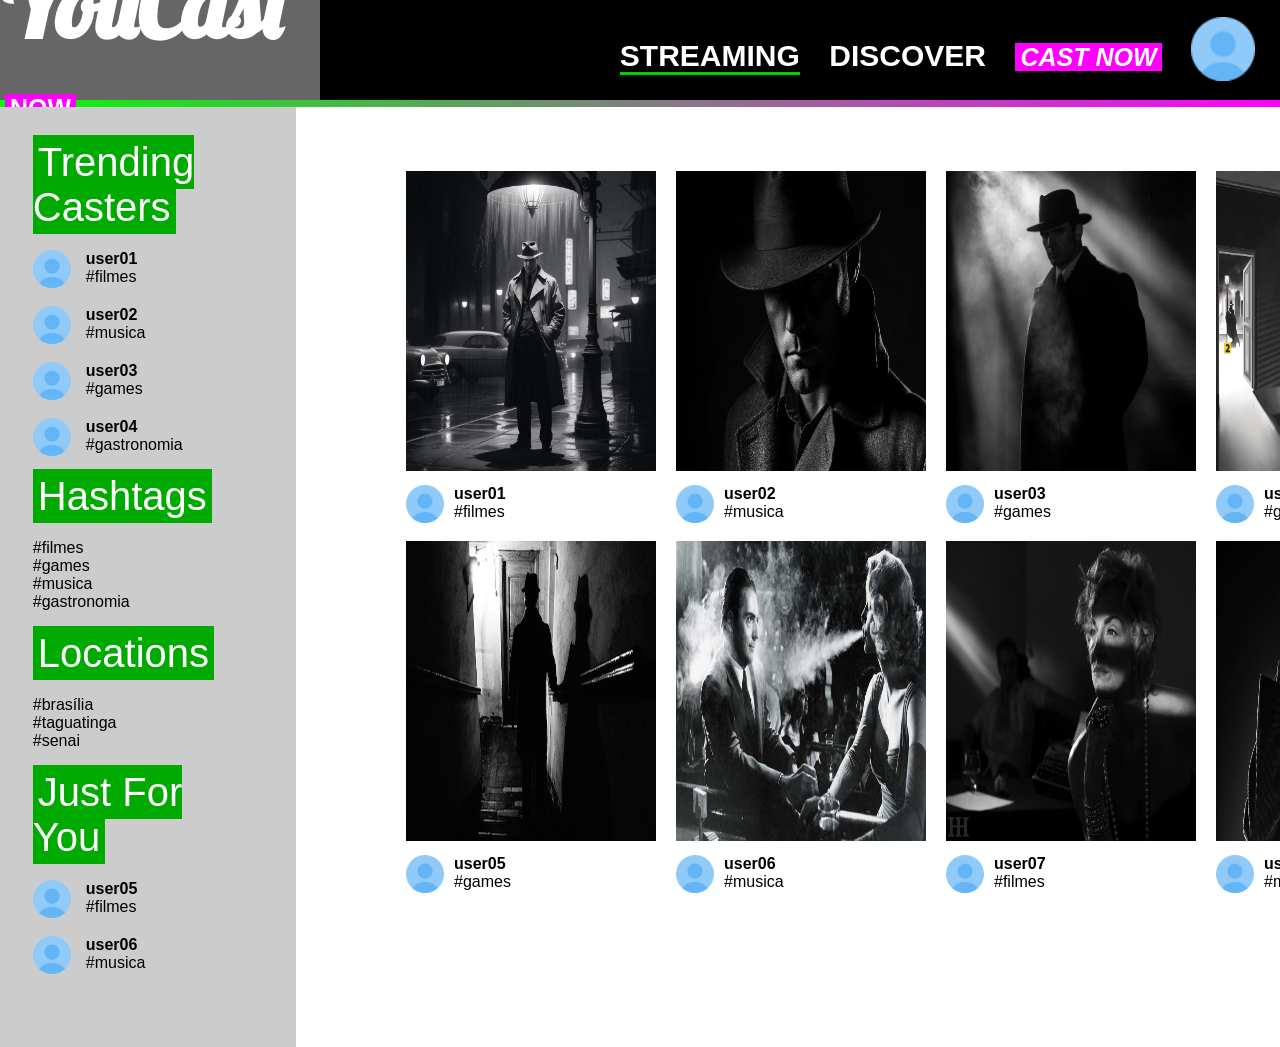
<file: Atividades/atividade10/index.html>
<!DOCTYPE html>
<html lang="pt-br">
<head>
    <meta charset="UTF-8">
    <meta name="viewport" content="width=device-width, initial-scale=1.0">
    <title>YouCast Now</title>
    <link href="css/estilo.css" rel="stylesheet" type="text/css" media="all">
</head>
<body>
    <header>
        <div class="youcast-now">
            <div class="container" style="margin: -2px 0px;">
                <div class="nome-logo">
                    <h1>YouCast</h1>
                </div>
                <div class="nome-logo" style="margin: 30px 5px;">
                    <h3 class="now">NOW</h3>
                </div>
            </div>
        </div>
        <nav>
            <ul>
                <li style="border-bottom: 3px solid #0c0">STREAMING</li>
                <li>DISCOVER</li>
                <li class="now"><i>CAST NOW</i></li>
                <li><img src="img/user.png" alt="Usuário" class="usuario"></li>
            </ul>
        </nav>
    </header>

    <aside>
        <div class="container">
            <div><span class="titulo-secao">Trending Casters</span></div>
            <div class="trending-caster">
                <img src="img/user.png" alt="user">
                <h4>user01</h4>
                <span>#filmes</span>
            </div>
            <div class="trending-caster">
                <img src="img/user.png" alt="user">
                <h4>user02</h4>
                <span>#musica</span>
            </div>
            <div class="trending-caster">
                <img src="img/user.png" alt="user">
                <h4>user03</h4>
                <span>#games</span>
            </div>
            <div class="trending-caster">
                <img src="img/user.png" alt="user">
                <h4>user04</h4>
                <span>#gastronomia</span>
            </div>
            <div><span class="titulo-secao">Hashtags</span></div>
            <div style="margin-top: 20px;"><span>#filmes</span></div>
            <div><span>#games</span></div>
            <div><span>#musica</span></div>
            <div style="margin-bottom: 20px;"><span>#gastronomia</span></div>
            <div><span class="titulo-secao">Locations</span></div>
            <div style="margin-top: 20px;"><span>#brasília</span></div>
            <div><span>#taguatinga</span></div>
            <div style="margin-bottom: 20px;"><span>#senai</span></div>
            <div><span class="titulo-secao">Just For You</span></div>
            <div class="just-for-you">
                <img src="img/user.png" alt="user">
                <h4>user05</h4>
                <span>#filmes</span>
            </div>
            <div class="just-for-you">
                <img src="img/user.png" alt="user">
                <h4>user06</h4>
                <span>#musica</span>
            </div>
        </div>
    </aside>
    <main>
        <section class="container grid">
            <article>
                <figure>
                    <img src="img/img-01.webp" alt="Imagem 01" class="img-main">
                </figure>
                <div class="user-main">
                    <img src="img/user.png" alt="user">
                    <h4>user01</h4>
                    <span>#filmes</span>
                </div>
            </article>
            <article>
                <figure>
                    <img src="img/img-02.jpg" alt="Imagem 01" class="img-main">
                </figure>
                <div class="user-main">
                    <img src="img/user.png" alt="user">
                    <h4>user02</h4>
                    <span>#musica</span>
                </div>
            </article>
            <article>
                <figure>
                    <img src="img/img-03.avif" alt="Imagem 01" class="img-main">
                </figure>
                <div class="user-main">
                    <img src="img/user.png" alt="user">
                    <h4>user03</h4>
                    <span>#games</span>
                </div>
            </article>
            <article>
                <figure>
                    <img src="img/img-04.webp" alt="Imagem 01" class="img-main">
                </figure>
                <div class="user-main">
                    <img src="img/user.png" alt="user">
                    <h4>user04</h4>
                    <span>#gastronomia</span>
                </div>
            </article>
            <article>
                <figure>
                    <img src="img/img-05.jpg" alt="Imagem 01" class="img-main">
                </figure>
                <div class="user-main">
                    <img src="img/user.png" alt="user">
                    <h4>user05</h4>
                    <span>#games</span>
                </div>
            </article>
            <article>
                <figure>
                    <img src="img/img-06.jpg" alt="Imagem 01" class="img-main">
                </figure>
                <div class="user-main">
                    <img src="img/user.png" alt="user">
                    <h4>user06</h4>
                    <span>#musica</span>
                </div>
            </article>
            <article>
                <figure>
                    <img src="img/img-07.jpg" alt="Imagem 01" class="img-main">
                </figure>
                <div class="user-main">
                    <img src="img/user.png" alt="user">
                    <h4>user07</h4>
                    <span>#filmes</span>
                </div>
            </article>
            <article>
                <figure>
                    <img src="img/img-08.png" alt="Imagem 01" class="img-main">
                </figure>
                <div class="user-main">
                    <img src="img/user.png" alt="user">
                    <h4>user08</h4>
                    <span>#musica</span>
                </div>
            </article>
        </section>
    </main>
</body>
</html>
</file>
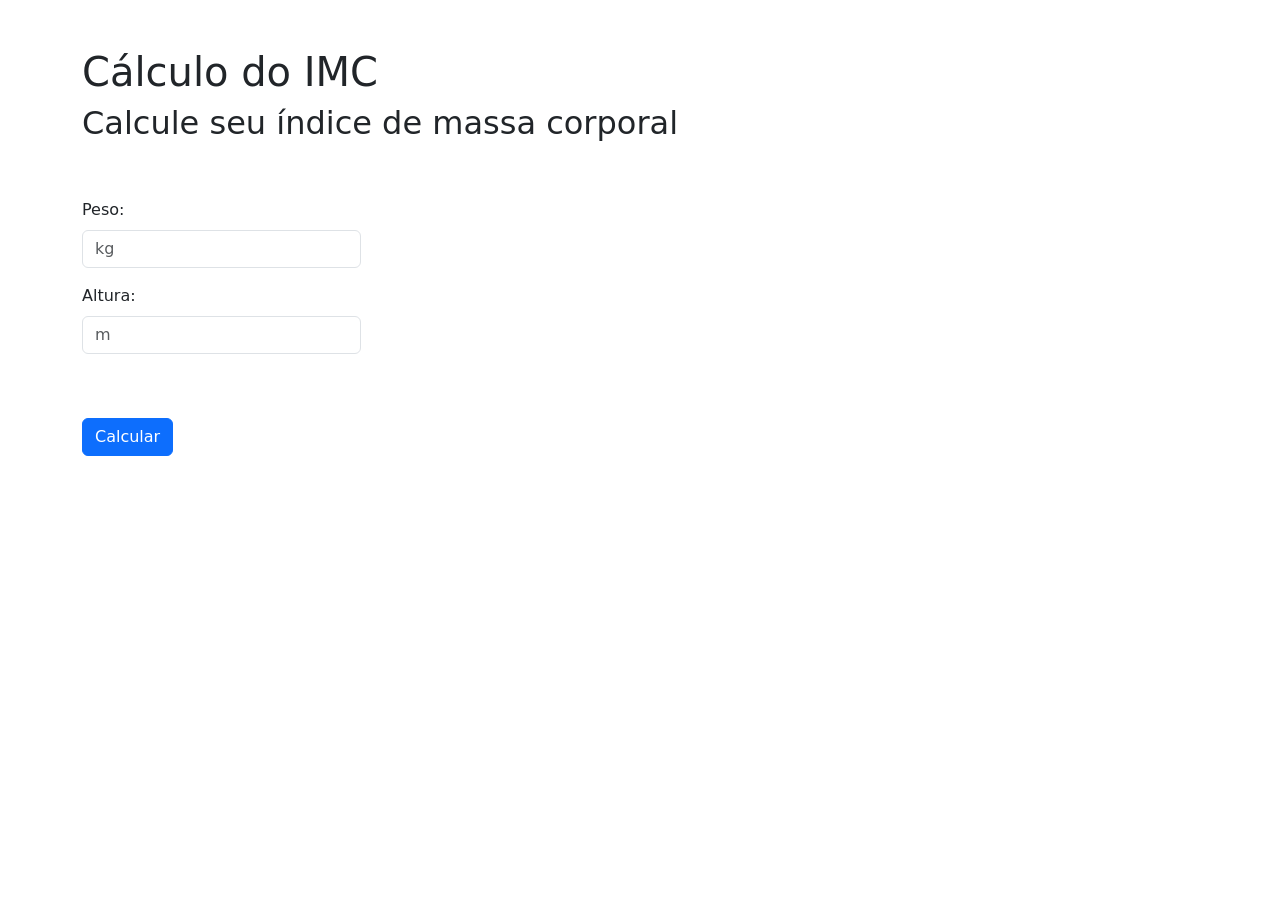
<file: Atividades/atividade11/index.html>
<!doctype html>
<html lang="pt-br">
  <head>
    <meta charset="utf-8">
    <meta name="viewport" content="width=device-width, initial-scale=1">
    <title>IMC JS</title>
    <link href="https://cdn.jsdelivr.net/npm/bootstrap@5.3.8/dist/css/bootstrap.min.css" rel="stylesheet" integrity="sha384-sRIl4kxILFvY47J16cr9ZwB07vP4J8+LH7qKQnuqkuIAvNWLzeN8tE5YBujZqJLB" crossorigin="anonymous">
  </head>
  <body>
    <main>
        <div class="container">
            <div class="row mt-5">
                <h1 id="imc">Cálculo do IMC</h1>
                <h2 id="diag">Calcule seu índice de massa corporal</h2>
                <form method="" class="mt-5">
                    <div class="col-12 col-md-6 col-lg-3 mb-3">
                        <label for="peso" class="form-label">Peso:</label>
                        <input type="number" step="0.01" placeholder="kg" class="form-control" id="peso" aria-label="peso">
                    </div>
                    <div class="col-12 col-md-6 col-lg-3 mb-3">
                        <label for="altura" class="form-label">Altura:</label>
                        <input type="number" step="0.01" placeholder="m" class="form-control" id="altura" aria-label="altura">
                    </div>
                    <div>
                        <button type="submit" class="btn btn-primary mt-5">Calcular</button>
                    </div>
                </form>
            </div>
        </div>
    </main>

    <script src="https://cdn.jsdelivr.net/npm/bootstrap@5.3.8/dist/js/bootstrap.bundle.min.js" integrity="sha384-FKyoEForCGlyvwx9Hj09JcYn3nv7wiPVlz7YYwJrWVcXK/BmnVDxM+D2scQbITxI" crossorigin="anonymous"></script>
    <script src="js/script.js"></script>
  </body>
</html>
</file>
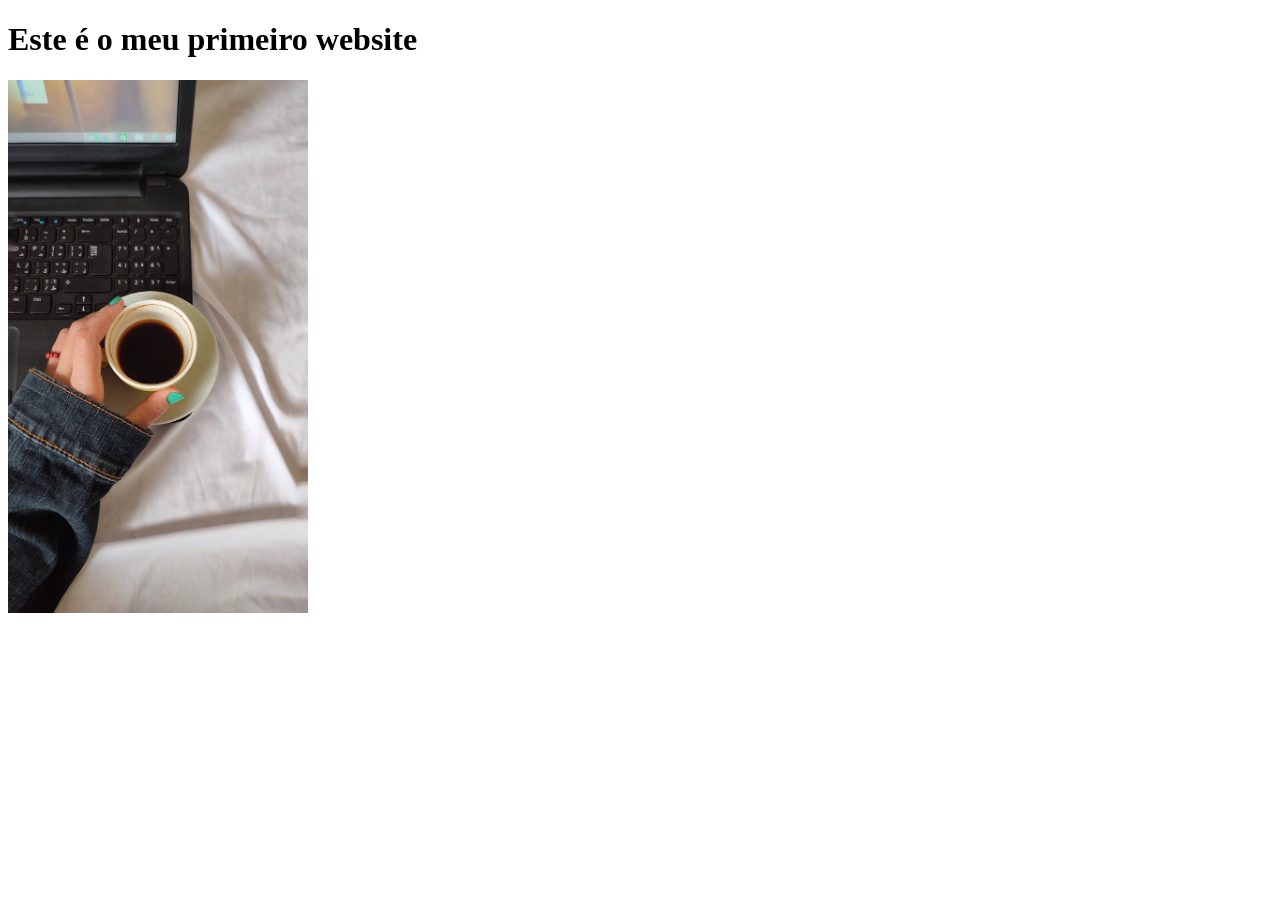
<file: Parte04-Front-End/01_meu-primeiro-site/index.html>
<!DOCTYPE html>
<html lang="pt-br">
<head>
    <meta name="author" content="Alex Machado Ribeiro">
    <meta charset="UTF-8">
    <meta name="viewport" content="width=device-width, initial-scale=1.0">
    <title>Meu primeiro site</title>

    <!-- favicon -->
    <link href="img/java.png" rel="shortcut icon" type="image/png">
</head>
<body>
    <h1>Este é o meu primeiro website</h1>
    <img src="img/cafe-pc.jpg" alt="Imagem do café com computador" width="300">
</body>
</html>
</file>
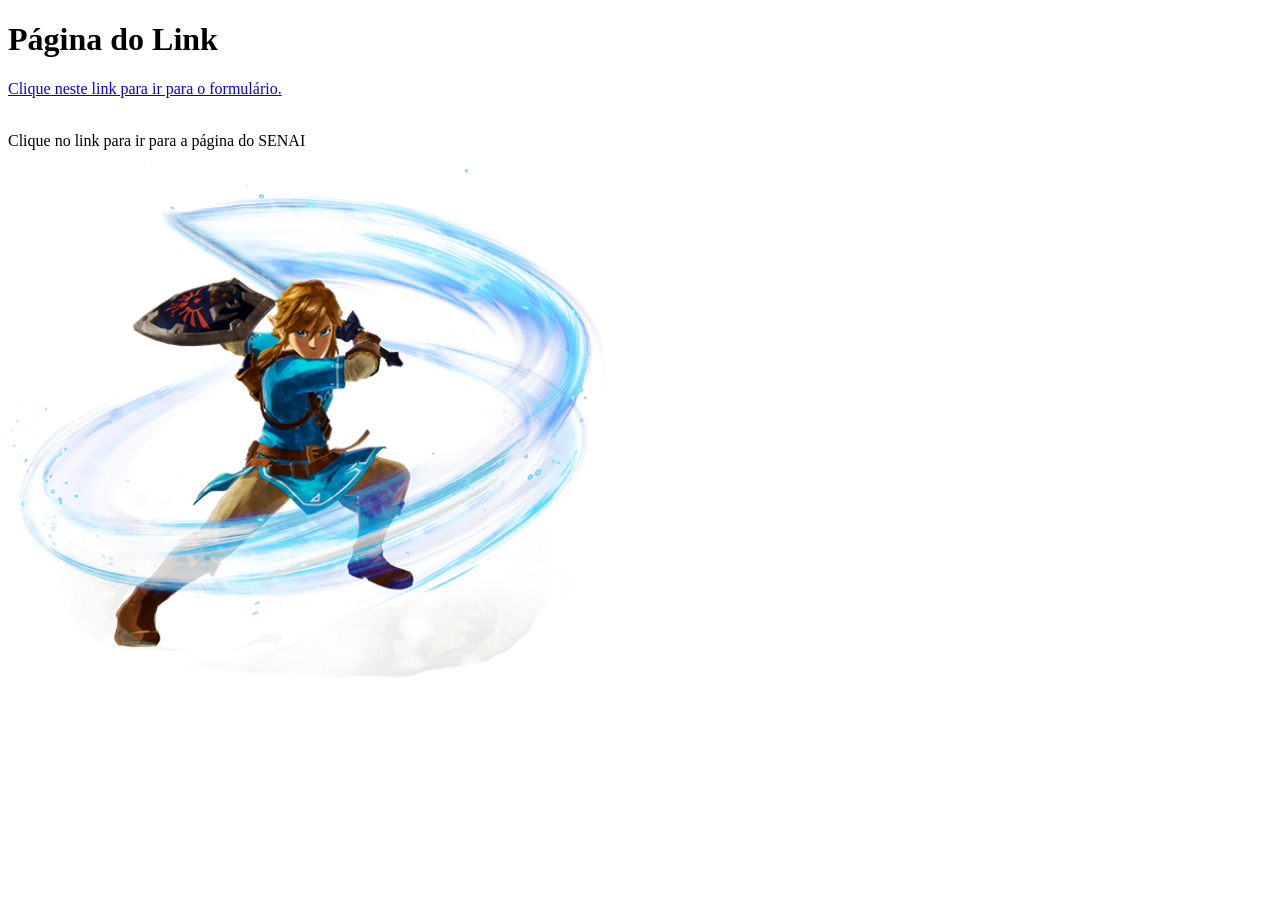
<file: Parte04-Front-End/02_formulario/index.html>
<!DOCTYPE html>
<html lang="pt-br">
<head>
    <meta charset="UTF-8">
    <meta name="viewport" content="width=device-width, initial-scale=1.0">
    <title>Home Page</title>
</head>
<body>
    <h1>Página do Link</h1>

    <!-- link -->
    <a href="form.html">Clique neste link para ir para o formulário.</a>
    <!-- br é quebra de linha no html -->
    <br><br>

    <!-- link externo -->
    <p>Clique no link para ir para a página do SENAI</p>
    <a href="https://sistemafibra.org.br/senai" target="_blank">
        <img src="img/Link.png" width="600" alt="Link">
    </a>
</body>
</html>
</file>
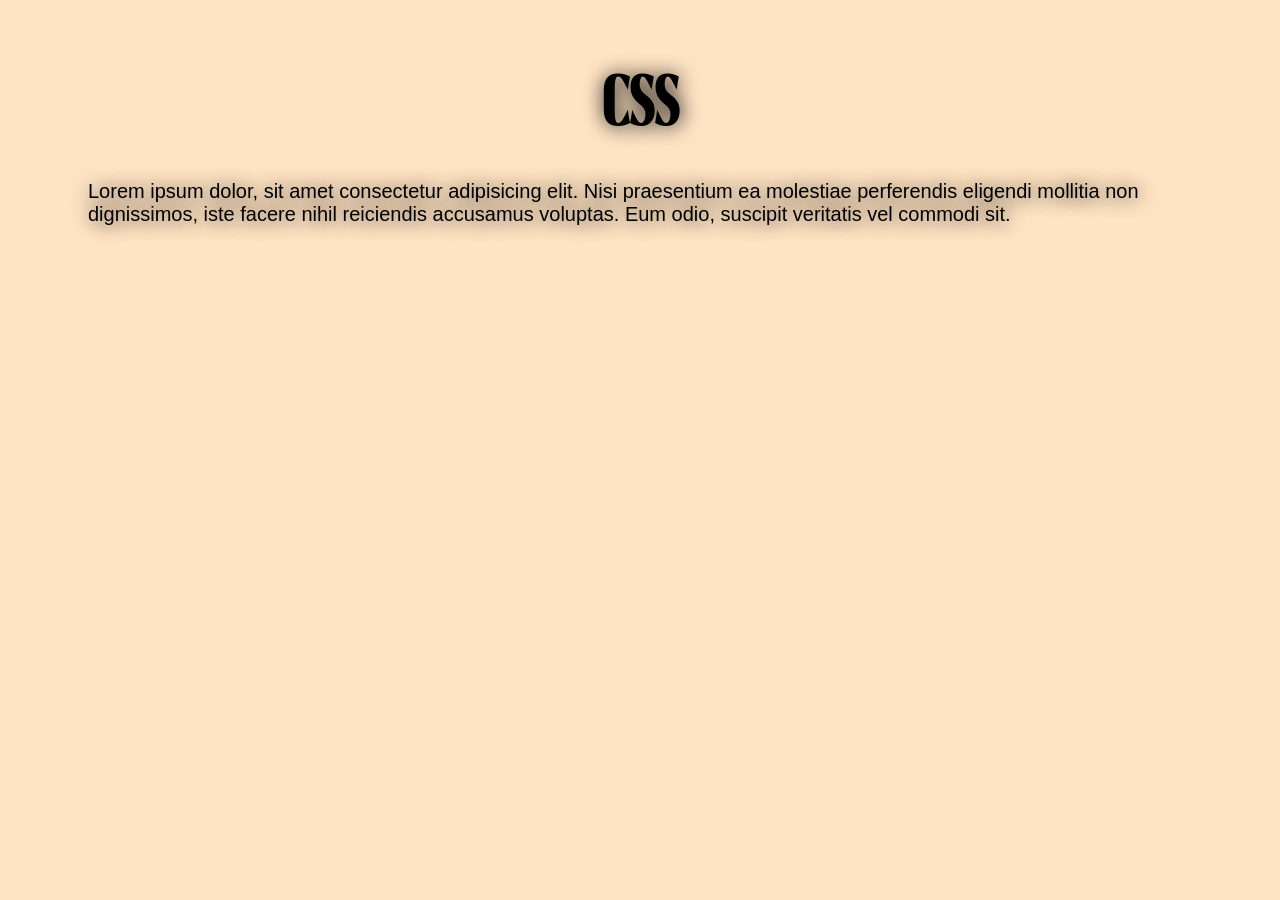
<file: Parte04-Front-End/03-estilos/index.html>
<!DOCTYPE html>
<html lang="en">
<head>
    <meta charset="UTF-8">
    <meta name="viewport" content="width=device-width, initial-scale=1.0">
    <title>Document</title>

    <style>

        @font-face {
            font-family: Darkella Demo OTF ;
            src: url(fonts/Darkella-Demo.otf);
        }
        body {
            font-family: Arial, Helvetica, sans-serif;
            padding: 20px 80px;
            background-color: bisque;
            color: black;
        }

        h1, p {
            
            text-shadow: 1px 1px 20px rgb(0, 0, 0);
        }

        h1 {
            font-family: Darkella Demo OTF;
            text-align: center;
            font-size: 60px;
            
        }

        p {
            font-size: 20px;
        }

    </style>
</head>
<body>
    <h1> CSS</h1>
    <p>Lorem ipsum dolor, sit amet consectetur adipisicing elit. Nisi praesentium ea molestiae perferendis eligendi mollitia non dignissimos, iste facere nihil reiciendis accusamus voluptas. Eum odio, suscipit veritatis vel commodi sit.</p>  
    
</body>
</html>
</file>
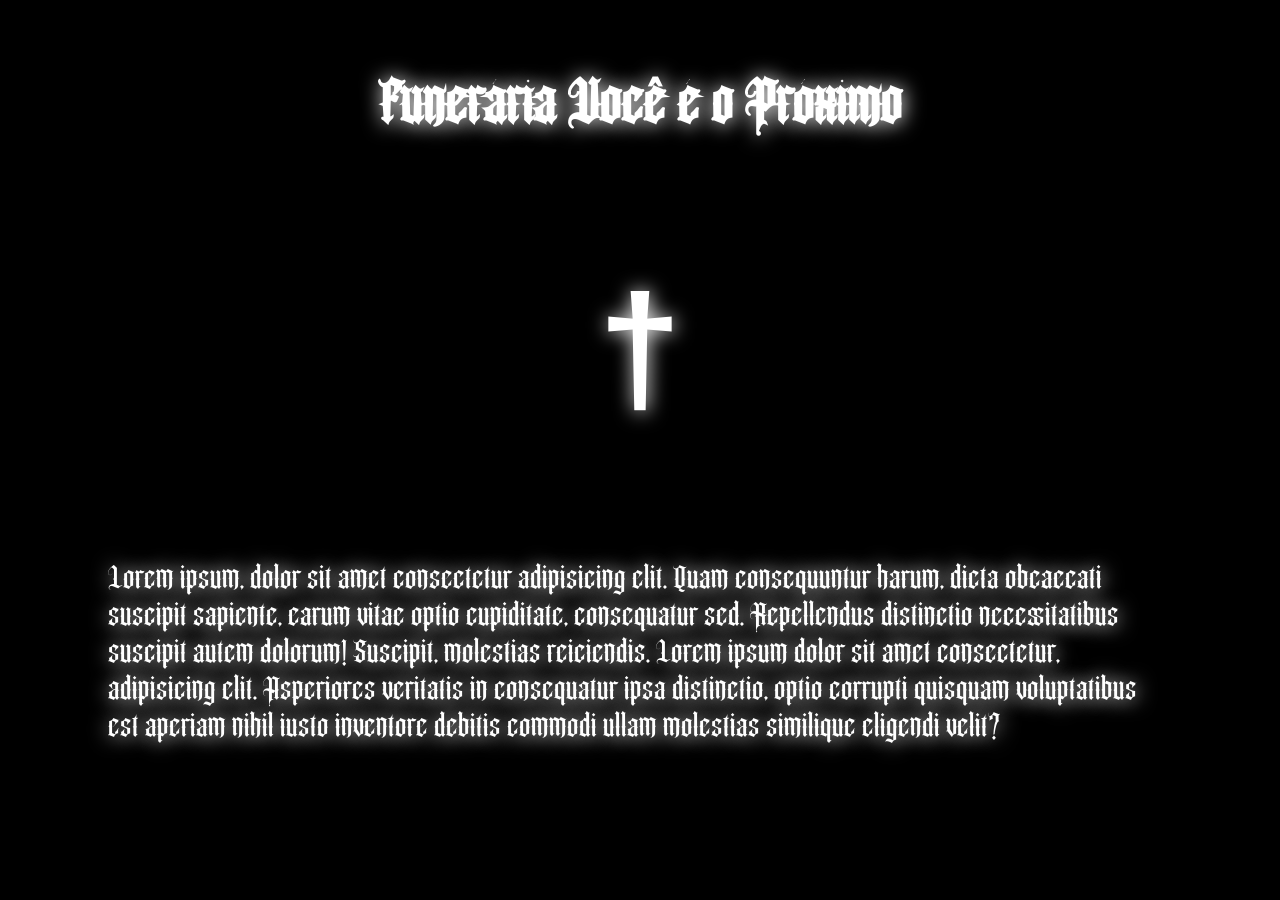
<file: Parte04-Front-End/03_estilos/index.html>
<!DOCTYPE html>
<html lang="pt-br">
<head>
    <meta charset="UTF-8">
    <meta name="viewport" content="width=device-width, initial-scale=1.0">
    <title>Document</title>

    <!-- css interno -->
    <style>
        @font-face {
            font-family: Angel Wish TTF;
            src: url(fonts/Angel_wish.ttf);
        }

        body {
            font-family: Angel Wish TTF;
            padding: 20px 100px;
            background-color: black;
            color: white;
        }

        h1, h2, p {
            text-shadow: 1px 1px 20px white;
        }

        h1, h2 {
            text-align: center;
        }

        h1 {
            font-size: 60px;
        }

        h2 {
            font-size: 150px;
            font-family: Arial, Helvetica, sans-serif;
        }

        p {
            font-size: 32px;
        }
    </style>
</head>
<body>
    <h1>Funerária Você é o Próximo</h1>
    <h2>
        †
    </h2>
    <p>
        Lorem ipsum, dolor sit amet consectetur adipisicing elit. Quam consequuntur harum, dicta obcaecati suscipit sapiente, earum vitae optio cupiditate, consequatur sed. Repellendus distinctio necessitatibus suscipit autem dolorum! Suscipit, molestias reiciendis. Lorem ipsum dolor sit amet consectetur, adipisicing elit. Asperiores veritatis in consequatur ipsa distinctio, optio corrupti quisquam voluptatibus est aperiam nihil iusto inventore debitis commodi ullam molestias similique eligendi velit?
    </p>
</body>
</html>
</file>
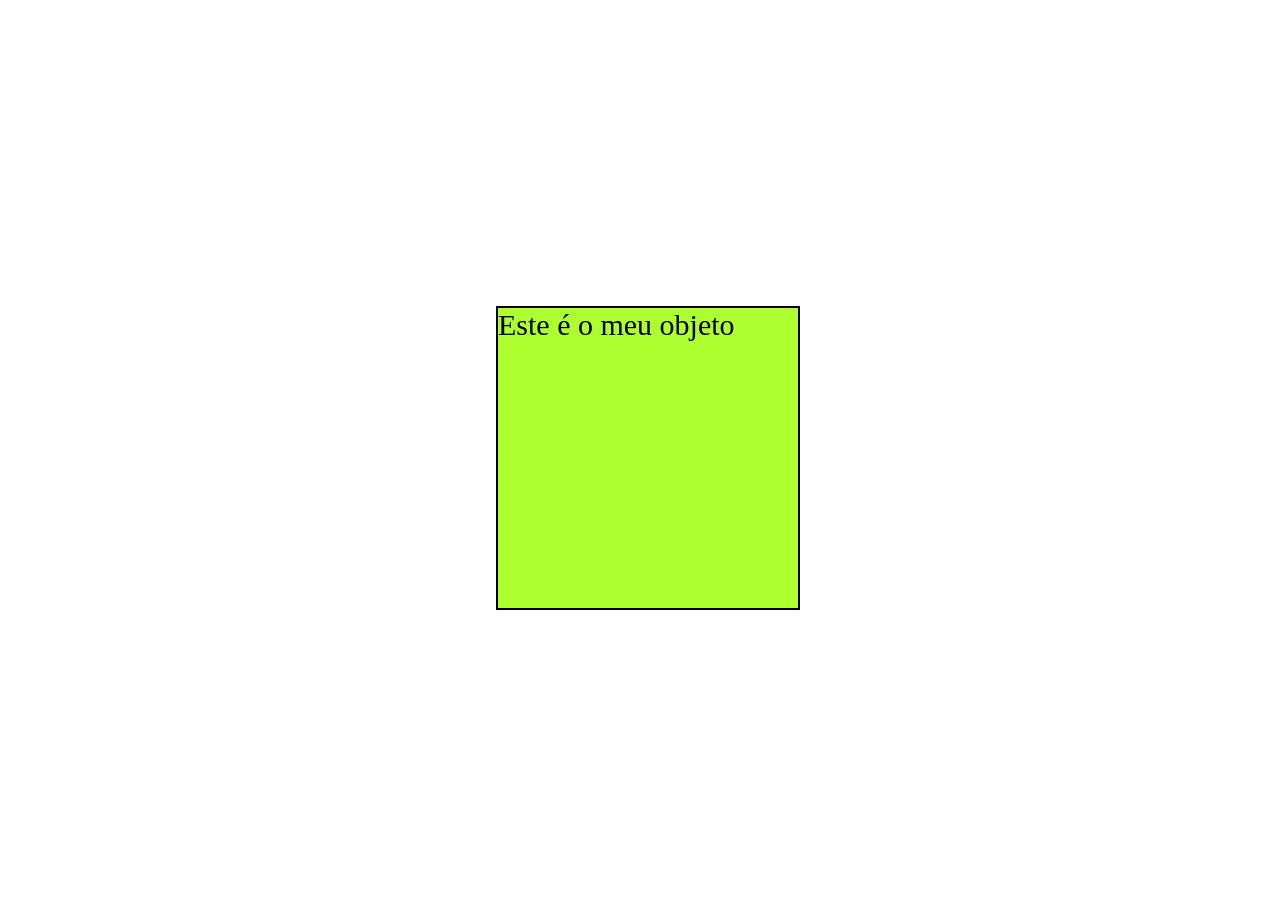
<file: Parte04-Front-End/04-estilos/index.html>
<!DOCTYPE html>
<html lang="pt-br"> <!-- Alterado para português -->
<head>
    <meta charset="UTF-8">
    <meta name="viewport" content="width=device-width, initial-scale=1.0">
    <title>Document</title>

    <!-- O link abaixo procura uma pasta chamada 'css' e um arquivo 'estilo.css' dentro dela -->
    <link rel="stylesheet" href="css/estilo.css">

</head>
<body>
    
     <div class="container">

        <div class="objeto">

          <span> Este é o meu objeto </span>  
        </div>

     </div>

</body>
</html>
</file>
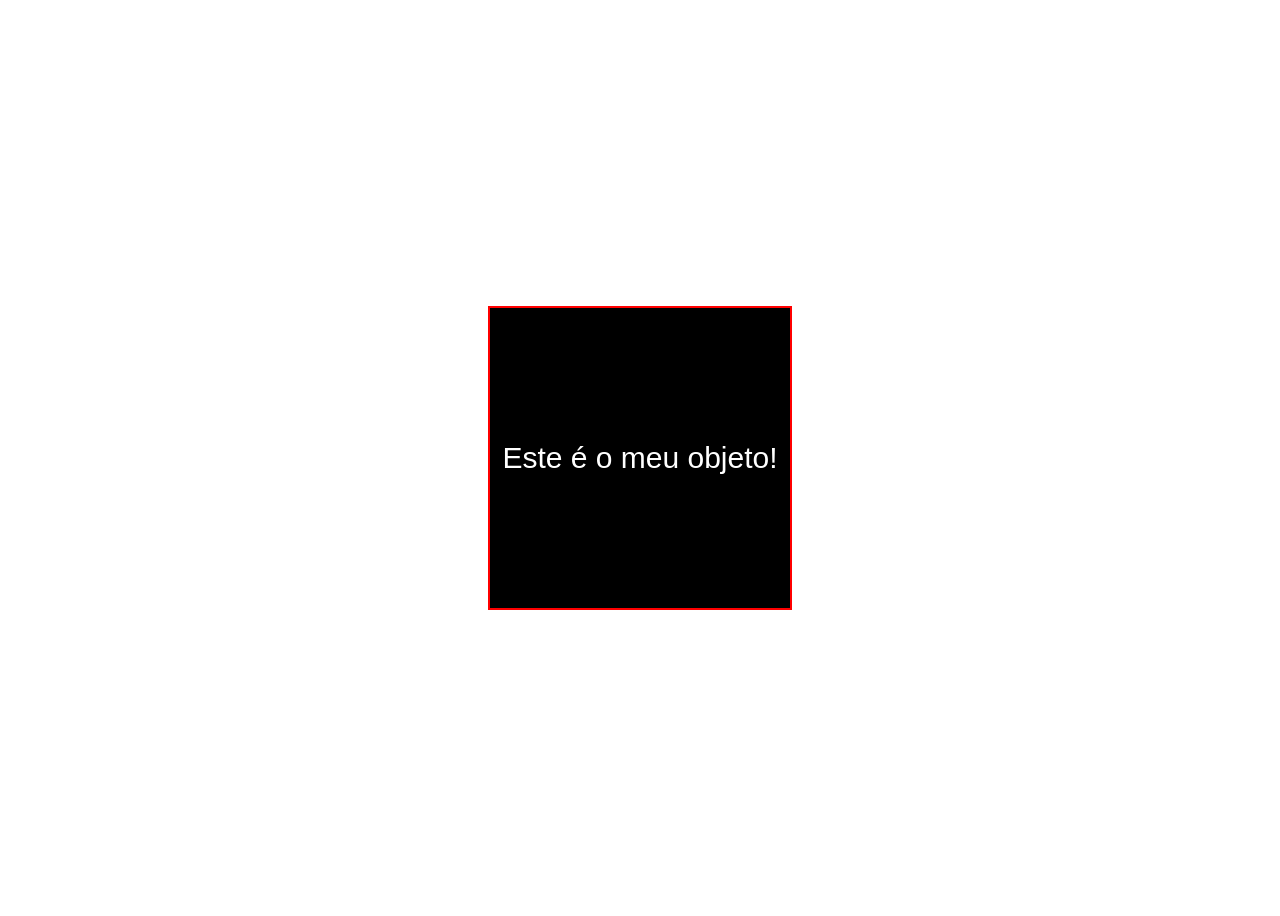
<file: Parte04-Front-End/04_estilo_externo/index.html>
<!DOCTYPE html>
<html lang="pt-br">
<head>
    <meta charset="UTF-8">
    <meta name="viewport" content="width=device-width, initial-scale=1.0">
    <title>Document</title>

    <!-- css externo -->
    <link href="css/estilo.css" rel="stylesheet" type="text/css" media="all">
</head>
<body>
    <!-- container -->
    <div class="container">
        <!-- objeto -->
        <div class="objeto">
            <span>Este é o meu objeto!</span>
        </div>
    </div>
</body>
</html>
</file>
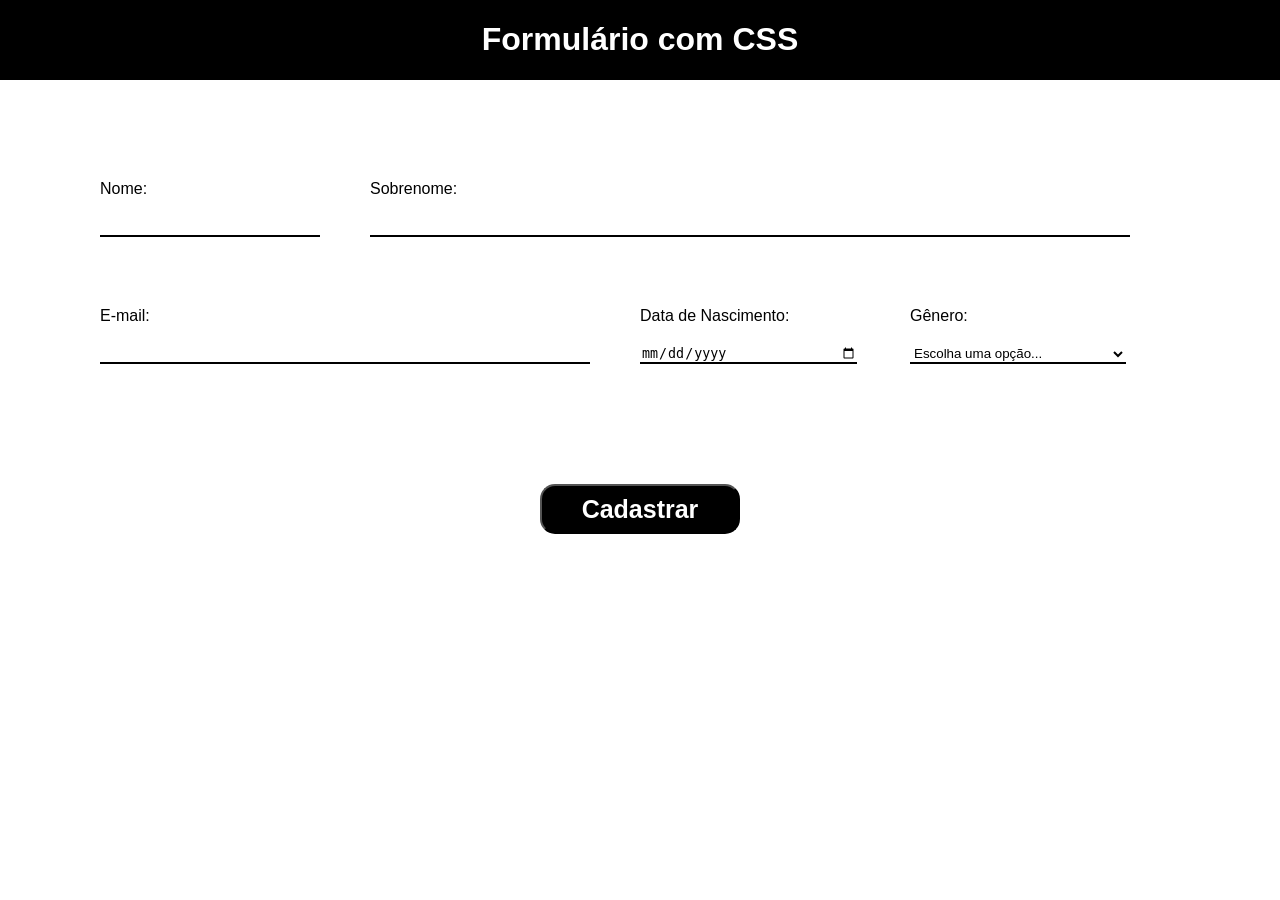
<file: Parte04-Front-End/05_estilo_inline/index.html>
<!DOCTYPE html>
<html lang="pt-br">
<head>
    <meta charset="UTF-8">
    <meta name="viewport" content="width=device-width, initial-scale=1.0">
    <title>Formulário CSS</title>

    <!-- css interno -->
    <style>
        div {
            margin-right:5%;
            margin-top: 50px;
            float: left;
        }

        label, input, select {
            margin: 20px 0px;
        }

        input, select {
            border: 0px;
            border-bottom: 2px solid black;
            outline: none;
            transition: 0.3s ease;
            width: 100%;
        }

        input:focus, select:focus {
            border-bottom: 2px solid #ff0000;
            transition: 0.3s ease;
        }

        select {
            background-color: white;
        }

        button {
            width: 200px;
            height: 50px;
            font-size: 25px;
            font-weight: bolder;
            border-radius: 15px;
            color: white;
            background-color: black;
            transition: 0.3s ease;
        }

        button:hover {
            background-color: green;
            transition: 0.3s ease;
        }
    </style>
</head>
<body style="font-family: Arial, Helvetica, sans-serif; margin: 0px auto;">
    <header style="background-color:black;color:white;display: flex;justify-content: center;">
        <h1>Formulário com CSS</h1>
    </header>
    <form style="margin:50px 100px; max-width: 100%;">
        <div style="width: 20%;">
            <label for="nome">Nome:</label>
            <input type="text" id="nome" name="nome" required>
        </div>
        <div style="width: 70%;">
            <label for="sobrenome">Sobrenome:</label>
            <input type="text" id="sobrenome" name="sobrenome" required>
        </div>
        <div style="width: 45%;">
            <label for="email">E-mail:</label>
            <input type="email" id="email" name="email" required>
        </div>
        <div style="width: 20%;">
            <label for="dataNascimento">Data de Nascimento:</label>
            <input type="date" id="dataNascimento" name="dataNascimento">
        </div>
        <div style="width: 20%;">
            <label for="genero">Gênero:</label>
            <select id="genero" name="genero">
                <option value="">Escolha uma opção...</option>
                <option value="Masculino">Masculino</option>
                <option value="Feminino">Feminino</option>
                <option value="Outro">Outro</option>
            </select>
        </div>
        <div style="display: flex; justify-content: center; width: 100%; margin: 100px 0px;">
            <button type="submit">Cadastrar</button>
        </div>
    </form>
</body>
</html>
</file>
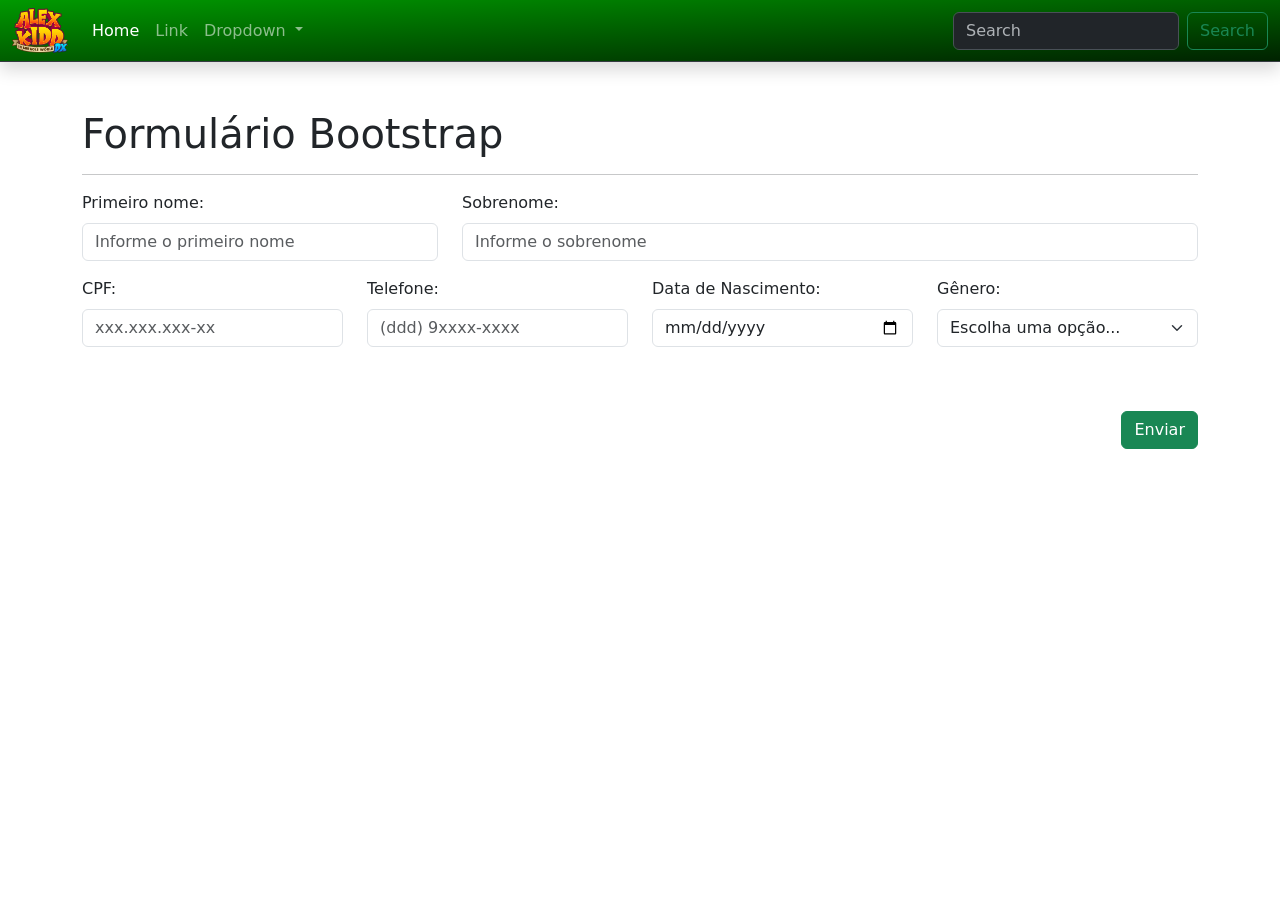
<file: Parte04-Front-End/06_bootstrap/index.html>
<!doctype html>
<html lang="pt-br">

<head>
    <meta charset="utf-8">
    <meta name="viewport" content="width=device-width, initial-scale=1">
    <title>Bootstrap demo</title>

    <!-- css bootstrap -->
    <link href="https://cdn.jsdelivr.net/npm/bootstrap@5.3.8/dist/css/bootstrap.min.css" rel="stylesheet"
        integrity="sha384-sRIl4kxILFvY47J16cr9ZwB07vP4J8+LH7qKQnuqkuIAvNWLzeN8tE5YBujZqJLB" crossorigin="anonymous">

    <!-- meu css -->
    <link href="css/estilo.css" rel="stylesheet" type="text/css" media="all">

    <link href="img/Alex_Kidd_in_Miracle_World_DX_Logo.png" rel="shortcut icon" type="image/png">
</head>

<body>
    <!-- menu superior -->
    <nav class="navbar navbar-expand-lg bg-verde-oliva border-bottom border-dark-subtle shadow" data-bs-theme="dark">
        <div class="container-fluid">
            <a class="navbar-brand" href="#">
                <img src="img/Alex_Kidd_in_Miracle_World_DX_Logo.png" alt="Alex Kidd Logo" class="logo">
            </a>
            <button class="navbar-toggler" type="button" data-bs-toggle="collapse"
                data-bs-target="#navbarSupportedContent" aria-controls="navbarSupportedContent" aria-expanded="false"
                aria-label="Toggle navigation">
                <span class="navbar-toggler-icon"></span>
            </button>
            <div class="collapse navbar-collapse" id="navbarSupportedContent">
                <ul class="navbar-nav me-auto mb-2 mb-lg-0">
                    <li class="nav-item">
                        <a class="nav-link active" aria-current="page" href="#">Home</a>
                    </li>
                    <li class="nav-item">
                        <a class="nav-link" href="#">Link</a>
                    </li>
                    <li class="nav-item dropdown">
                        <a class="nav-link dropdown-toggle" href="#" role="button" data-bs-toggle="dropdown"
                            aria-expanded="false">
                            Dropdown
                        </a>
                        <ul class="dropdown-menu">
                            <li><a class="dropdown-item" href="#">Action</a></li>
                            <li><a class="dropdown-item" href="#">Another action</a></li>
                            <li>
                                <hr class="dropdown-divider">
                            </li>
                            <li><a class="dropdown-item" href="#">Something else here</a></li>
                        </ul>
                    </li>
                </ul>
                <form class="d-flex" role="search">
                    <input class="form-control me-2" type="search" placeholder="Search" aria-label="Search" />
                    <button class="btn btn-outline-success" type="submit">Search</button>
                </form>
            </div>
        </div>
    </nav>
    <!-- fim do menu superior -->

    <!-- conteúdo da página -->
    <main class="mt-5">
        <div class="container">
            <h1>Formulário Bootstrap</h1>
            <hr>
            <!-- formulário -->
            <form method="">
                <div class="row">
                    <div class="col-12 col-md-6 col-lg-4 mb-3">
                        <label for="nome" class="form-label">Primeiro nome:</label>
                        <input class="form-control" type="text" placeholder="Informe o primeiro nome" aria-label="nome">
                    </div>
                    <div class="col-12 col-md-6 col-lg-8 mb-3">
                        <label for="sobrenome" class="form-label">Sobrenome:</label>
                        <input class="form-control" type="text" placeholder="Informe o sobrenome"
                            aria-label="sobrenome">
                    </div>
                    <div class="col-12 col-md-4 col-lg-3 mb-3">
                        <label for="cpf" class="form-label">CPF:</label>
                        <input class="form-control" type="text" placeholder="xxx.xxx.xxx-xx" aria-label="cpf">
                    </div>
                    <div class="col-12 col-md-4 col-lg-3 mb-3">
                        <label for="telefone" class="form-label">Telefone:</label>
                        <input class="form-control" type="tel" placeholder="(ddd) 9xxxx-xxxx" aria-label="telefone">
                    </div>
                    <div class="col-12 col-md-4 col-lg-3 mb-3">
                        <label for="dataNascimento" class="form-label">Data de Nascimento:</label>
                        <input class="form-control" type="date" aria-label="dataNascimento">
                    </div>
                    <div class="col-12 col-md-4 col-lg-3 mb-3">
                        <label for="genero" class="form-label">Gênero:</label>
                        <select class="form-select" aria-label="genero">
                            <option selected>Escolha uma opção...</option>
                            <option value="1">Masculino</option>
                            <option value="2">Feminino</option>
                            <option value="3">Outro</option>
                        </select>
                    </div>
                </div>
                <div class="d-flex justify-content-end mt-5">
                    <button type="submit" class="btn btn-success">Enviar</button>
                </div>
            </form>
        </div>
    </main>
    <!-- fim do conteúdo da página -->

    <!-- js bootstrap -->
    <script src="https://cdn.jsdelivr.net/npm/bootstrap@5.3.8/dist/js/bootstrap.bundle.min.js"
        integrity="sha384-FKyoEForCGlyvwx9Hj09JcYn3nv7wiPVlz7YYwJrWVcXK/BmnVDxM+D2scQbITxI"
        crossorigin="anonymous"></script>
</body>

</html>
</file>
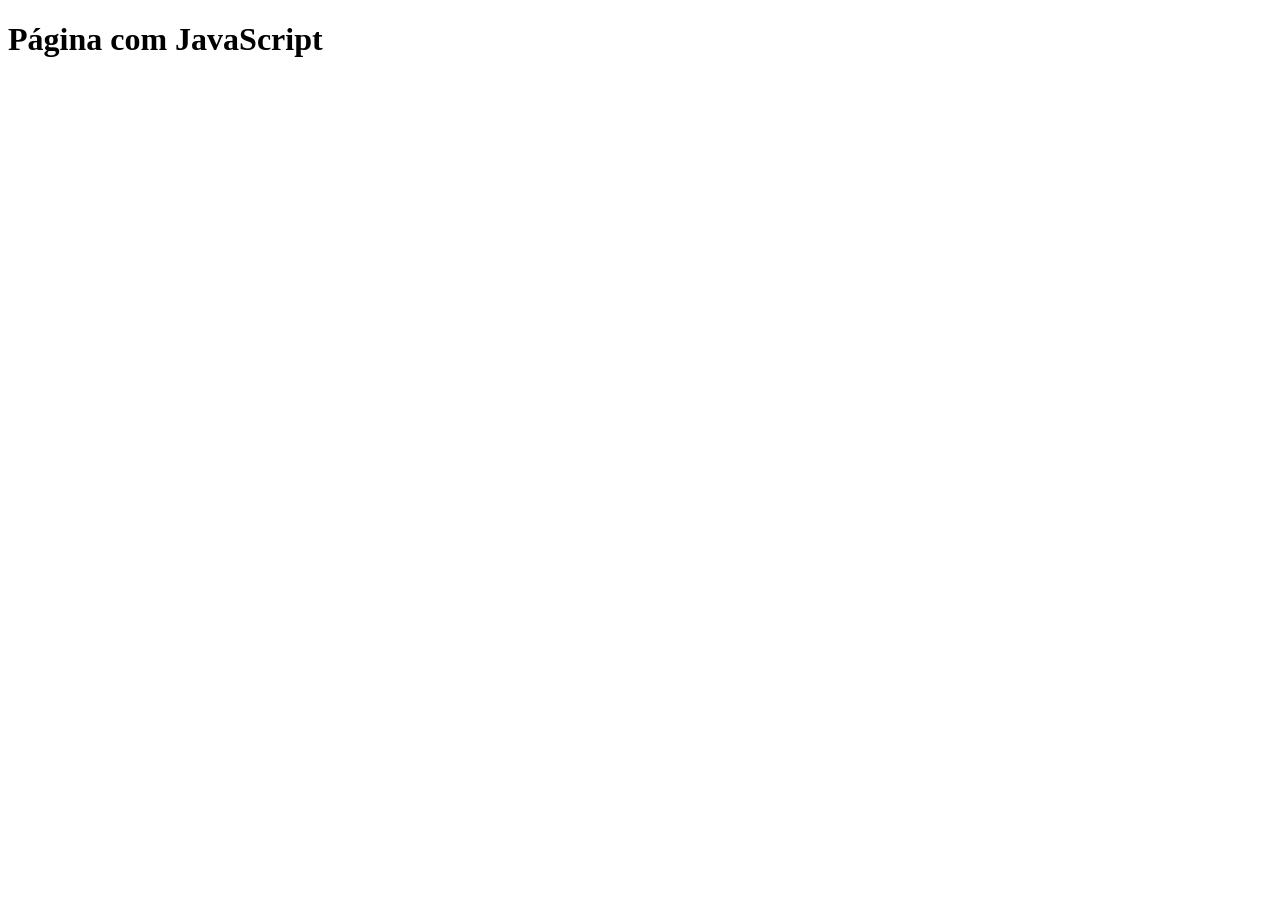
<file: Parte04-Front-End/07_javascript_01/index.html>
<!DOCTYPE html>
<html lang="pt-br">
<head>
    <meta charset="UTF-8">
    <meta name="viewport" content="width=device-width, initial-scale=1.0">
    <title>Página com JavaScript</title>
</head>
<body>
    <h1>Página com JavaScript</h1>

    <script>
        // exibe caixa de diálogo
        alert("Olá, mundo! 🌍");
    </script>
</body>
</html>
</file>
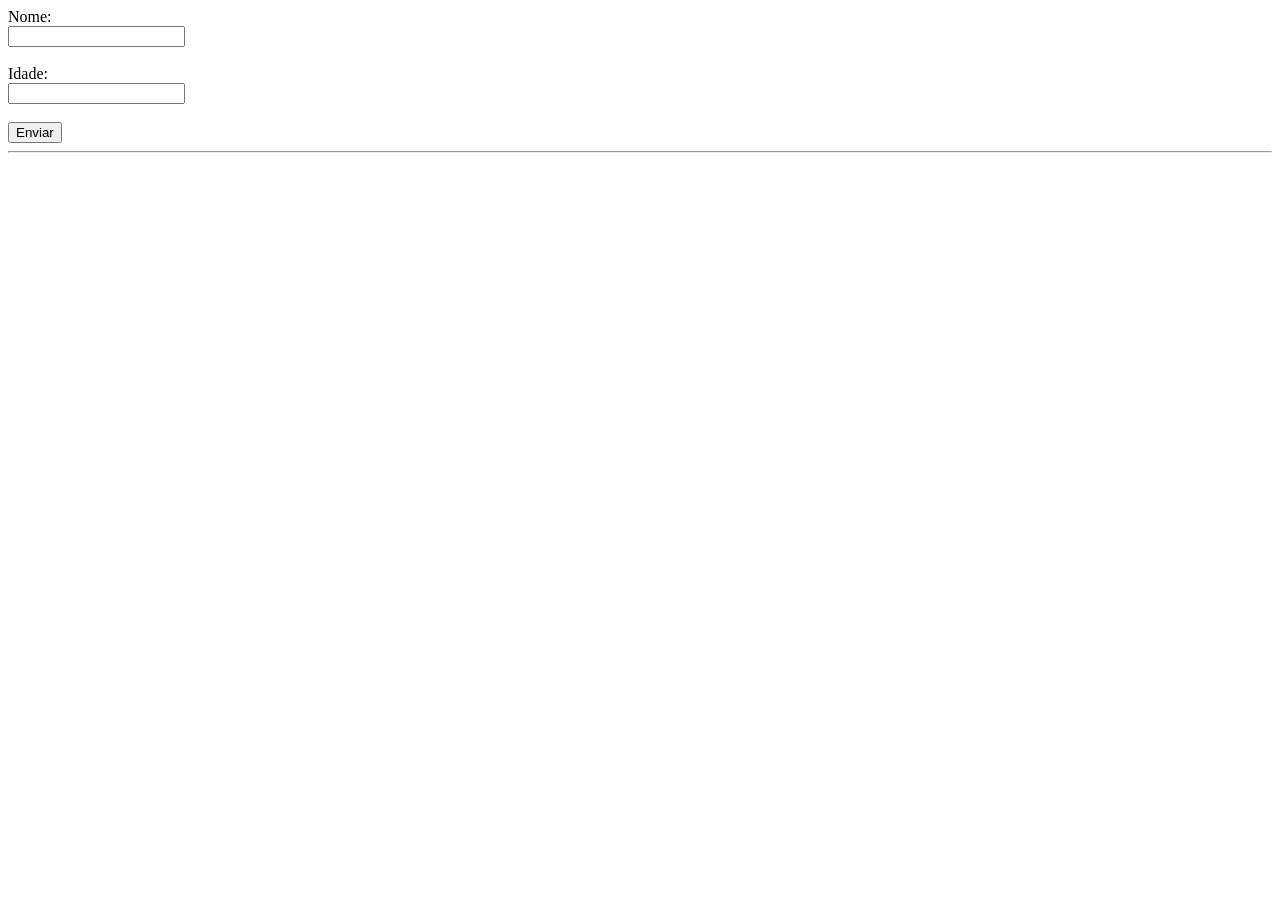
<file: Parte04-Front-End/09_javascript_03/index.html>
<!DOCTYPE html>
<html lang="pt-br">
<head>
    <meta charset="UTF-8">
    <meta name="viewport" content="width=device-width, initial-scale=1.0">
    <title>Formulário JS</title>
</head>
<body>
    <form method="">
        <label for="nome">Nome:</label><br>
        <input type="text" aria-label="nome" id="nome" required><br><br>
        <label for="idade">Idade:</label><br>
        <input type="number" aria-label="idade" id="idade" required><br><br>
        <button type="submit">Enviar</button>
    </form>
    <hr>
    <h2 id="result"></h2>

    <script src="js/script.js"></script>
</body>
</html>
</file>
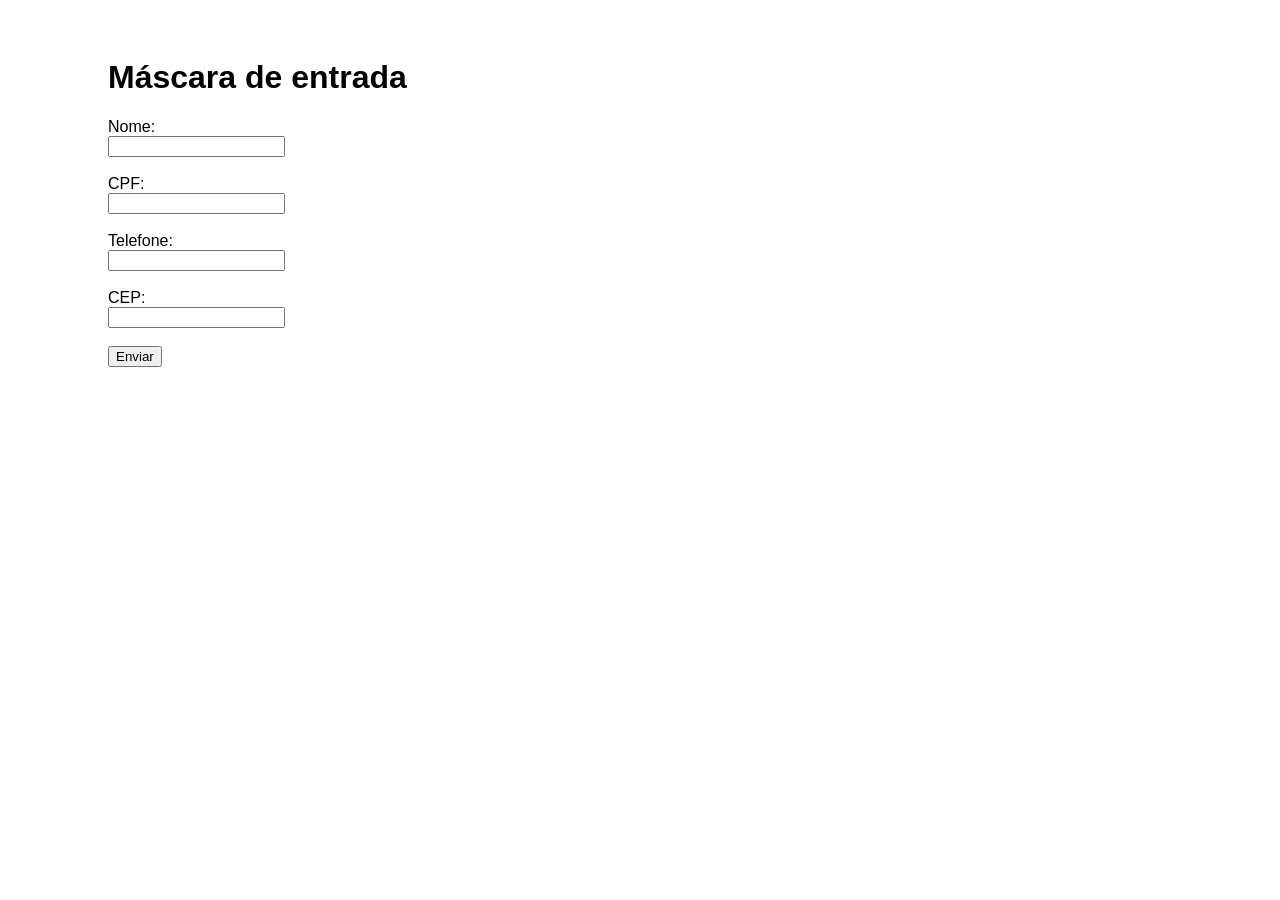
<file: Parte04-Front-End/11_mascara_de_entrada/index.html>
<!DOCTYPE html>
<html lang="pt-br">
<head>
    <meta charset="UTF-8">
    <meta name="viewport" content="width=device-width, initial-scale=1.0">
    <title>Máscara de entrada</title>
</head>
<body style="padding: 30px 100px; font-family: Arial, Helvetica, sans-serif;">
    <h1>Máscara de entrada</h1>
    <form method="">
        <label for="nome">Nome:</label><br>
        <input type="text" id="nome" required><br><br>
        <label for="cpf">CPF:</label><br>
        <input type="text" id="cpf" maxlength="14" required><br><br>
        <label for="telefone">Telefone:</label><br>
        <input type="tel" id="telefone" required><br><br>
        <label for="cep">CEP:</label><br>
        <input type="text" id="cep" required><br><br>
        <button type="submit">Enviar</button>
    </form>
    <h3 id="result"></h3>

    <script src="js/script.js"></script>
</body>
</html>
</file>
<file: Atividades/atividade10/css/estilo.css>
* {
    margin: 0px auto;
}

.container {
    margin: 5%;
}

@font-face {
    font-family: Lobster;
    src: url(../fonts/Lobster1.4.otf);
}

header, .youcast-now, nav {
    height: 100px;
}

.youcast-now, nav, .nome-logo, .user-main img {
    float: left;
}

header {
    font-family: Arial, Helvetica, sans-serif;
    font-weight: bolder;
    width: 100%;
    color: #fff;
    border-bottom: 7px solid;
    border-image-source: linear-gradient(to right, #0f0, #f0f);
    border-image-slice: 1;
}

.youcast-now {
    width: 25%; 
    background-color: #666; 
    display: flex; 
    justify-content: center;
    align-items: center;
}

.now {
    background-color: #ff00ff;
    padding: 0px 5px;
    font-size: 25px;
}

h1 {
    font-family: Lobster;
    font-size: 90px;
}

nav {
    width: 75%;
    background-color: #000;
    display: flex;
    justify-content: end;
    align-items: center;
}

ul {
    list-style-type: none;
    padding: 0px;
    margin: -10px 0px 0px 0px;
}

ul li {
    display: inline;
    margin-right: 25px;
    font-size: 30px;
}

.usuario {
    width: 64px;
    margin-bottom: -15px;
}

aside, main {
    font-family: Arial, Helvetica, sans-serif;
}

aside {
    width: 20%;
    height: 100vh;
    background-color: #ccc;
    float: left;
    padding: 20px;
    margin-right: 100px;
}

.titulo-secao {
    background-color: #0a0;
    color: #fff;
    padding: 5px;
    font-size: 40px;
}

.trending-caster, .just-for-you {
    margin: 20px 0px;
}

.trending-caster img, .just-for-you img {
    float: left;
    margin-right: 15px;
    width: 38px;
}

.grid {
    display: grid;
    grid-template-columns: auto auto auto auto;
}

article {
    margin: 0px 10px 10px 10px;
}

.img-main {
    width: 250px;
    height: 300px;
}

.user-main {
    margin: 10px 0px;
}

.user-main img {
    margin-right: 10px;
    width: 38px;
}
</file>
<file: Parte04-Front-End/04-estilos/css/estilo.css>
.container {
    display: flex;
    justify-content: center; 
    align-items: center;     
    width: 100vw;            
    height: 100vh;          

/* 3. O quadrado */
.objeto {
    width: 300px;
    height: 300px;
    border: 2px solid black;
    background-color: greenyellow;
    transition: all 0.5s ease;
}

.objeto:hover {
    border-radius: 50%;
    background-color: yellowgreen;
}

span {
    font-size: Arial,Helvetica,sans-serif ;
    font-size: 30px;

}
</file>
<file: Parte04-Front-End/04_estilo_externo/css/estilo.css>
.container, .objeto {
    display: flex;
    justify-content: center;
    align-items: center;
}

.container {
    min-width: 100%;
    height: 100vh;
}

/* desenha o objeto na página */
.objeto {
    width: 300px;
    height: 300px;
    border: 2px solid red;
    background-color: black;
    transition: 0.5s ease;
    color: white;
}

/* quando o usuário passar o mouse em cima do objeto */
.objeto:hover {
    border-radius: 50%;
    transition: 0.5s ease;
    background-color: yellow;
    color: black;
}

span {
    font-family: Arial, Helvetica, sans-serif;
    font-size: 30px;
}
</file>
<file: Parte04-Front-End/06_bootstrap/css/estilo.css>
.bg-pink {
    background-color: #f0f;
}

.bg-verde-oliva {
    background-image: linear-gradient(to right bottom, #090, #020);
}

.logo {
    width: 56px;
    margin: -5px 0px;
}
</file>
